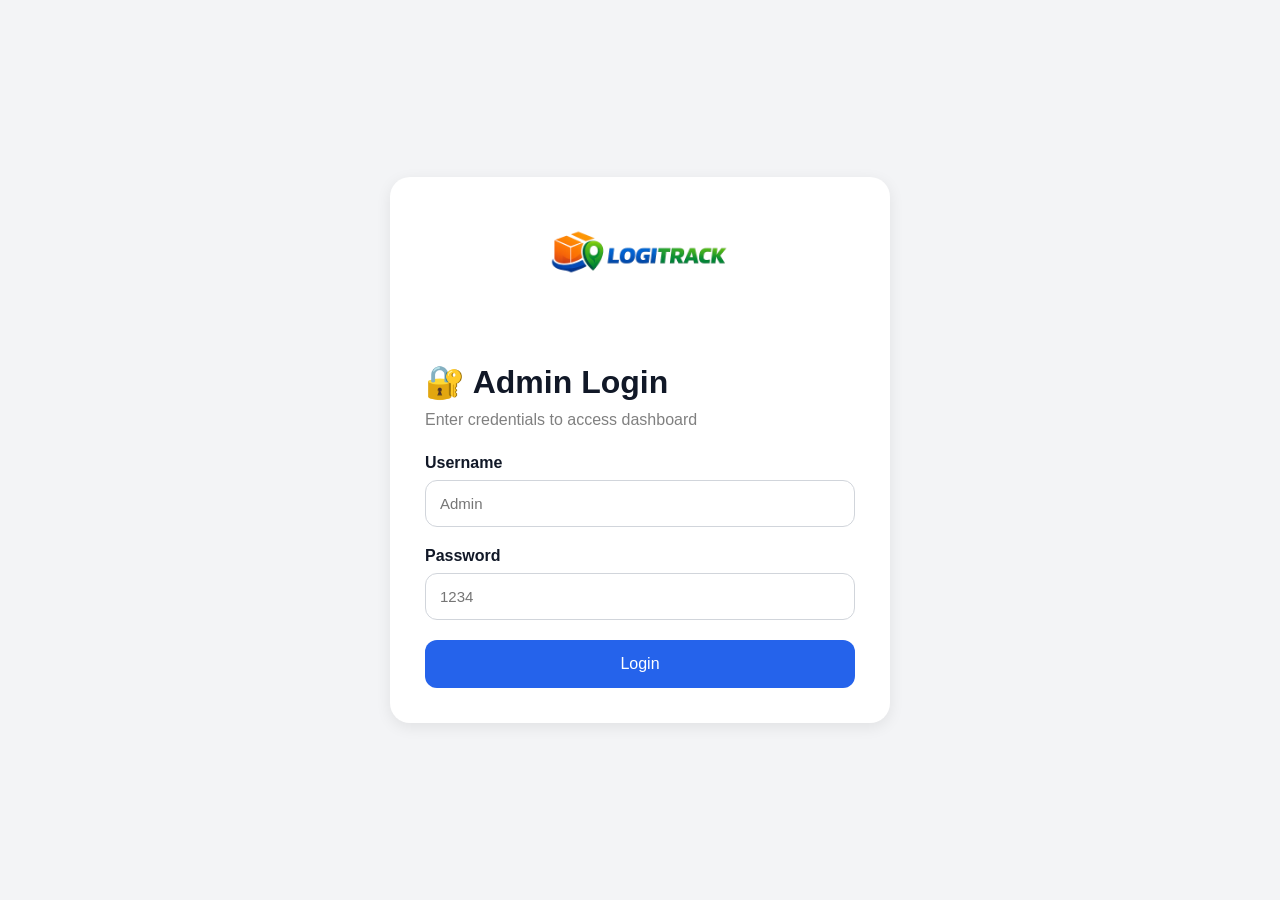
<file: index.html>
<!DOCTYPE html>
<html lang="en">
<head>
    <meta charset="UTF-8">
    <meta name="viewport" content="width=device-width, initial-scale=1.0">
    <title>Admin Login | LogiTrack</title>
    <link rel="stylesheet" href="assets/css/base.css">
    <link rel="stylesheet" href="assets/css/forms.css">
</head>

<body>

<div class="container">

    <div class="form-box">

        <div class="logo-box">
            <img src="assets/images/newlogo.png" alt="LogiTrack logo">
        </div>

        <h1>🔐 Admin Login</h1>
        <p>Enter credentials to access dashboard</p>

        <form id="loginForm">

            <div class="input-group">
                <label>Username</label>
                <input id="username" type="text" placeholder="Admin">
            </div>

            <div class="input-group">
                <label>Password</label>
                <input id="password" type="password" placeholder="1234">
            </div>

            <button type="submit" class="btn">Login</button>

        </form>

        <div id="toast" class="toast"></div>

        <div id="loginFeedback" class="feedback hidden">
            <div id="feedbackIcon"></div>
            <p id="feedbackText"></p>
        </div>
    </div>

</div>

<script type="module" src="assets/js/app.js"></script>

</body>
</html>
</file>
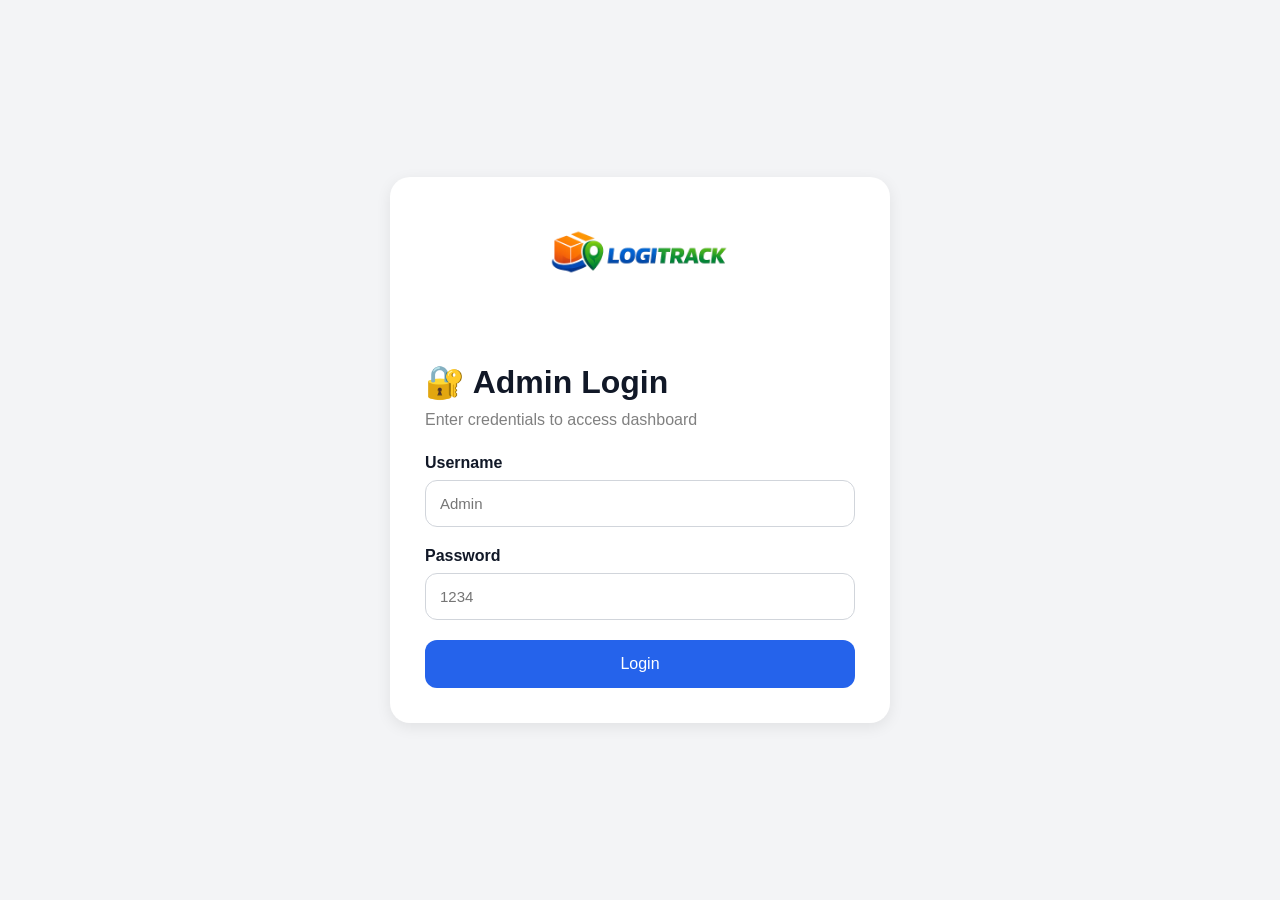
<file: 01-login.html>
<!DOCTYPE html>
<html lang="en">
<head>
    <meta charset="UTF-8">
    <meta name="viewport" content="width=device-width, initial-scale=1.0">
    <title>Admin Login | LogiTrack</title>
    <link rel="stylesheet" href="assets/css/base.css">
    <link rel="stylesheet" href="assets/css/forms.css">
</head>

<body>

<div class="container">

    <div class="form-box">

        <div class="logo-box">
            <img src="assets/images/newlogo.png" alt="LogiTrack logo">
        </div>

        <h1>🔐 Admin Login</h1>
        <p>Enter credentials to access dashboard</p>

        <form id="loginForm">

            <div class="input-group">
                <label>Username</label>
                <input id="username" type="text" placeholder="Admin">
            </div>

            <div class="input-group">
                <label>Password</label>
                <input id="password" type="password" placeholder="1234">
            </div>

            <button type="submit" class="btn">Login</button>

        </form>

        <div id="toast" class="toast"></div>

        <div id="loginFeedback" class="feedback hidden">
            <div id="feedbackIcon"></div>
            <p id="feedbackText"></p>
        </div>
    </div>

</div>

<script type="module" src="assets/js/app.js"></script>

</body>
</html>
</file>
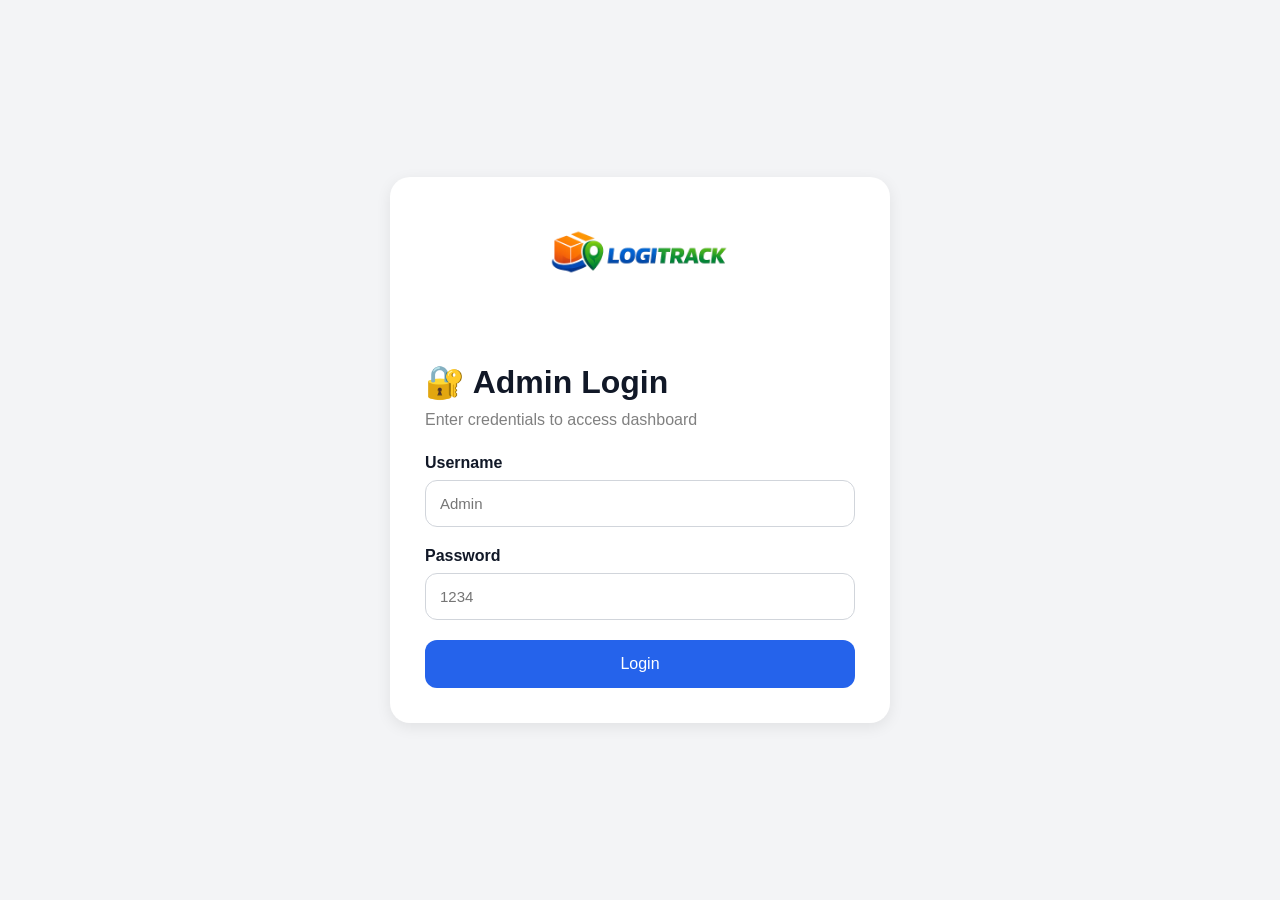
<file: 02-dashboard.html>
<!DOCTYPE html>
<html lang="en">
<head>
    <meta charset="UTF-8">
    <meta name="viewport" content="width=device-width, initial-scale=1.0">
    <title>Dashboard | LogiTrack</title>

    <link rel="stylesheet" href="assets/css/base.css">
    <link rel="stylesheet" href="assets/css/dashboard.css">

    <link rel="stylesheet"
    href="https://cdnjs.cloudflare.com/ajax/libs/font-awesome/6.5.2/css/all.min.css">
    <link href="https://fonts.googleapis.com/css2?family=Poppins:wght@300;400;500;600;700&display=swap" rel="stylesheet">
</head>

<body>

<!-- SIDEBAR -->
<div class="sidebar">

    <div class="logo-box">
            <img src="assets/images/newlogo.png" alt="LogiTrack Logo">
            <h2></h2>
        <p>Package System</p>
    </div>


    <ul class="nav-links">

        <li class="active">
            <a href="02-dashboard.html">
                <i class="fas fa-house"></i>
                Dashboard
            </a>
        </li>

        <li>
            <a href="03-add-package.html">
                <i class="fas fa-plus"></i>
                Add Package
            </a>
        </li>

        <li>
            <a href="04-search-package.html">
                <i class="fas fa-search"></i>
                Search Package
            </a>
        </li>

        <li>
            <a href="05-update-status.html">
                <i class="fas fa-pen"></i>
                Update Status
            </a>
        </li>

        <li>
            <a href="#" onclick="showAllPackages()">
                <i class="fas fa-box"></i>
                All Packages
            </a>
        </li>

        <li>
            <a href="07-history.html">
                <i class="fas fa-clock"></i>
                Tracking History
            </a>
        </li>

        <li>
            <a href="08-delete-packages.html">
                <i class="fas fa-trash"></i>
                Delete Package
            </a>
        </li>

        <li>
             <a href="#" onclick="logout()">
                <i class="fas fa-right-from-bracket"></i>
                Logout
            </a>
        </li>

    </ul>

</div>

<!-- MAIN -->
<div class="main-content">

    <!-- TOP BAR -->
    <div class="top-bar">

        <div class="admin-banner">


    <div class="banner-content">

        <h2>LogiTrack Admin Panel</h2>

        <p class="banner-text">
            Manage package records, track deliveries,
            and monitor logistics operations efficiently.
        </p>

    </div>

</div>
    </div>
    <!-- STATS CARDS -->
    <div class="cards">

        <div class="card" onclick="filterPackages('all')">
            <i class="fas fa-box"></i>
            <h3>Total Packages</h3>
            <p id="totalCount">0</p>
        </div>

        <div class="card" onclick="filterPackages('In Transit')">
            <i class="fas fa-truck"></i>
            <h3>In Transit</h3>
            <p id="transitCount">0</p>
        </div>

        <div class="card" onclick="filterPackages('Delivered')">
            <i class="fas fa-check-circle"></i>
            <h3>Delivered</h3>
            <p id="deliveredCount">0</p>        
        </div>

        <div class="card" onclick="filterPackages('Pending')">
            <i class="fas fa-clock"></i>
            <h3>Pending</h3>
            <p id="pendingCount">0</p>
        </div>

    </div>

    <!-- RECENT -->
    <div class="recent-section">

        
         <h2>Recent Updates</h2>

         <ul id="recentUpdatesList"></ul>

    </div>

     <!-- RECENT ACTIVITY -->
    <div class="activity-log">
        <button id="clearActivityBtn" class="clear-btn">
            Clear Activity
        </button>

        <h2>Recent Activity</h2>

        <div class="activity-box">
            <ul id="logList"></ul>
    </div>
    
</div>
</div>

<script type="module" src="assets/js/app.js"></script>
</body>
</html>
</file>
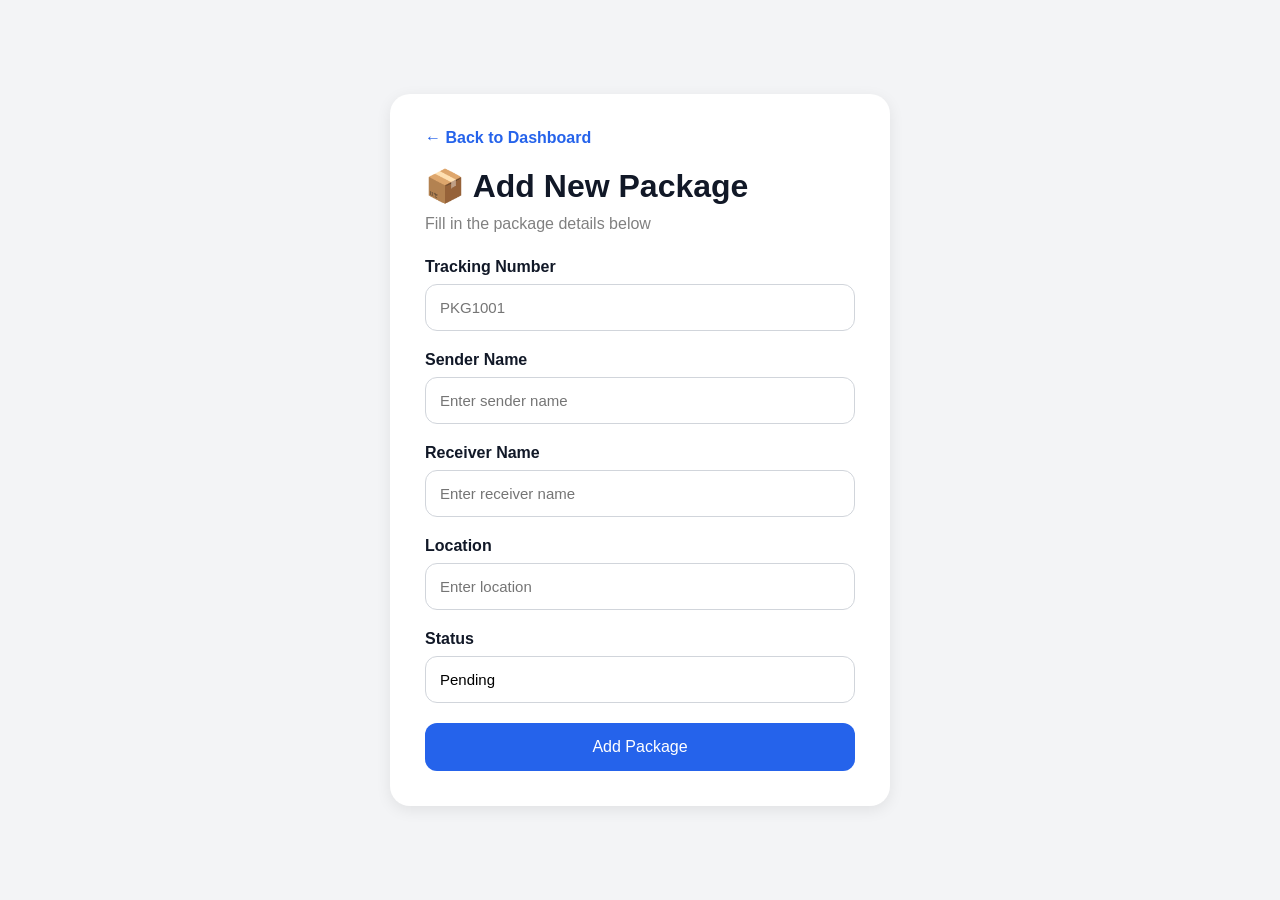
<file: 03-add-package.html>
<!DOCTYPE html>
<html lang="en">
<head>
    <meta charset="UTF-8">
    <meta name="viewport" content="width=device-width, initial-scale=1.0">
    <title>Add Package</title>

    <link rel="stylesheet" href="assets/css/base.css">
    <link rel="stylesheet" href="assets/css/forms.css">
    <link rel="stylesheet"
    href="https://cdnjs.cloudflare.com/ajax/libs/font-awesome/6.5.2/css/all.min.css">
</head>

<body>

<div class="container">

    <div class="form-box">

        <a href="02-dashboard.html" class="back-btn">
            ← Back to Dashboard
        </a>

        <h1>📦 Add New Package</h1>
        <p>Fill in the package details below</p>

        <form id="addPackageForm">

            <div class="input-group">
                <label>Tracking Number</label>
                <input id="trackingNumber" type="text" placeholder="PKG1001" required>
            </div>

            <div class="input-group">
                <label>Sender Name</label>
                <input id="senderName" type="text" placeholder="Enter sender name" required>
            </div>

            <div class="input-group">
                <label>Receiver Name</label>
                <input id="receiverName" type="text" placeholder="Enter receiver name" required>
            </div>

            <div class="input-group">
                <label>Location</label>
                <input id="location" type="text" placeholder="Enter location" required>
            </div>

            <div class="input-group">
                <label>Status</label>

                <select id="status" required>
                    <option value="Pending">Pending</option>
                    <option value="In Transit">In Transit</option>
                    <option value="Delivered">Delivered</option>
                </select>

            </div>

            <button type="submit" class="btn">
                Add Package
            </button>

        </form>

    </div>
    <div id="toast" class="toast"></div>
</div>
<script type="module" src="assets/js/app.js"></script>

</body>
</html>
</file>
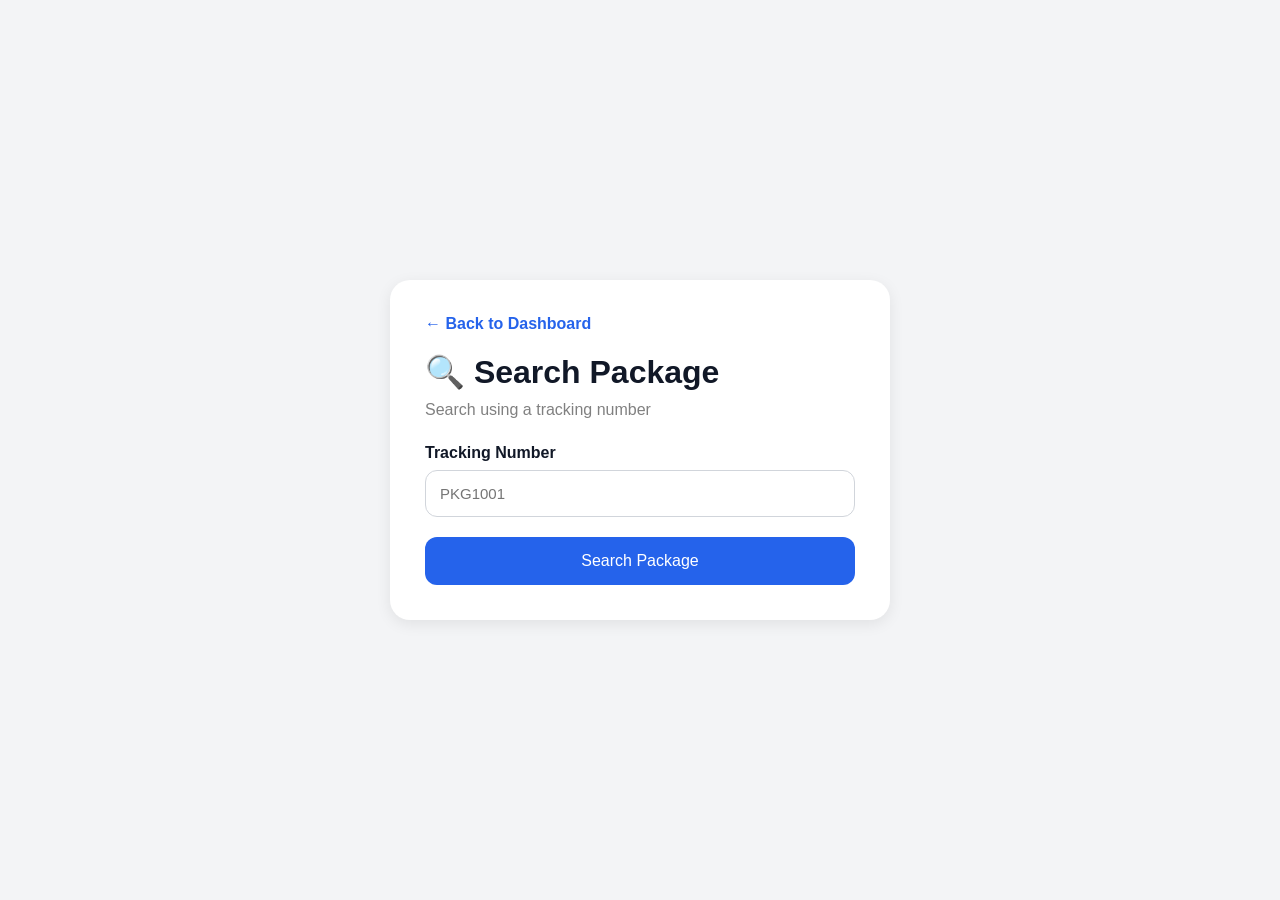
<file: 04-search-package.html>
<!DOCTYPE html>
<html lang="en">
<head>
    <meta charset="UTF-8">
    <meta name="viewport" content="width=device-width, initial-scale=1.0">
    <title>Search Package</title>
    <link rel="stylesheet" href="assets/css/base.css">
    <link rel="stylesheet" href="assets/css/forms.css">
</head>
<body>

<div class="container">

    <div class="form-box">
        <a href="02-dashboard.html" class="back-btn">
            ← Back to Dashboard
        </a>

        <h1>🔍 Search Package</h1>
        <p>Search using a tracking number</p>

        <div class="input-group">
            <label>Tracking Number</label>
            <input id="searchTrackingNumber"
                type="text" 
                placeholder="PKG1001">
        </div>

        <button id="searchBtn" class="btn">
              Search Package
        </button>   

        <div id="searchResult"></div>
    </div>

</div>
<div id="toast" class="toast"></div>
<script type="module" src="assets/js/app.js"></script>
</body>
</html>
</file>
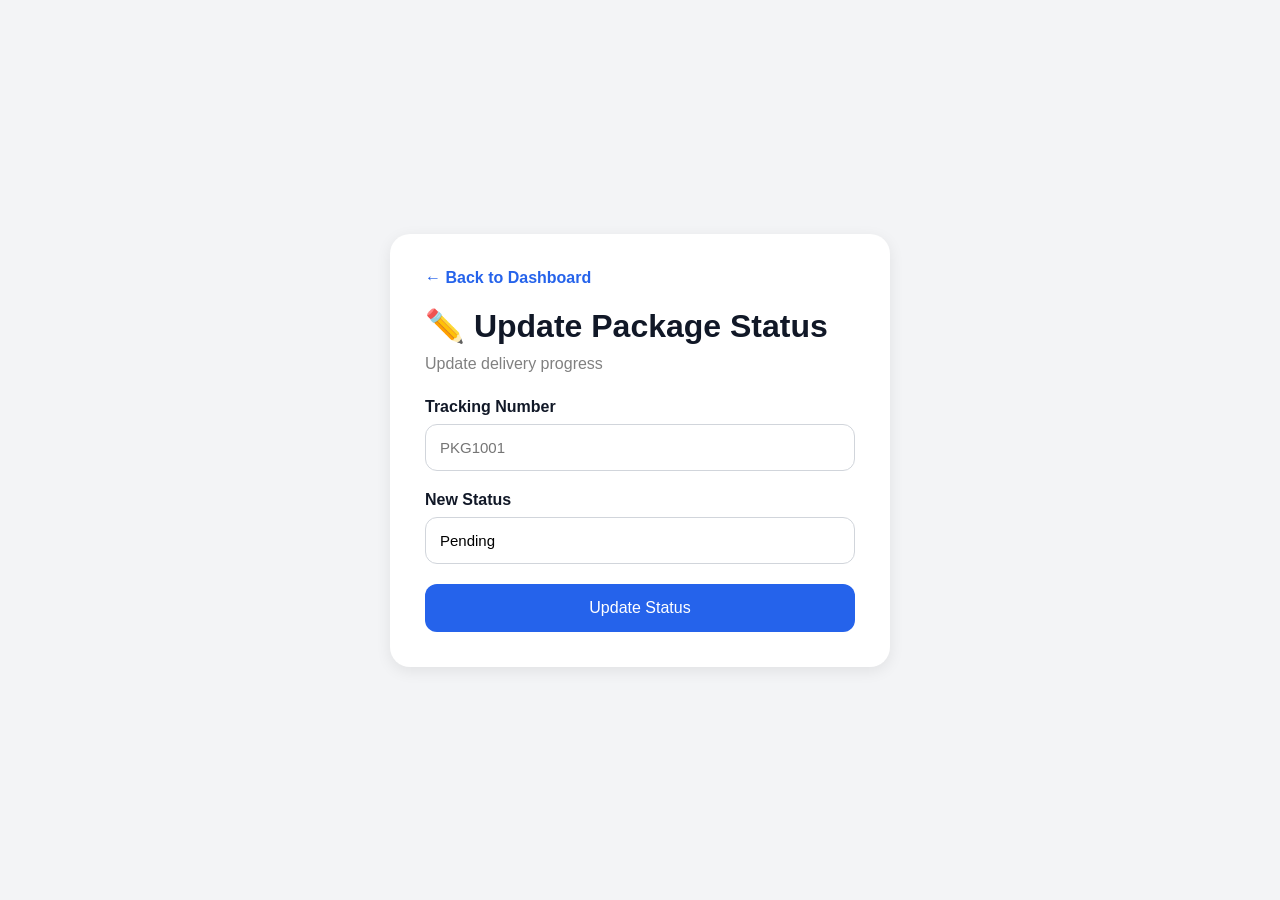
<file: 05-update-status.html>
<!DOCTYPE html>
<html lang="en">
<head>
    <meta charset="UTF-8">
    <meta name="viewport" content="width=device-width, initial-scale=1, maximum-scale=1">
    <title>Update Status</title>
    <link rel="stylesheet" href="assets/css/base.css">
    <link rel="stylesheet" href="assets/css/forms.css">
</head>
<body>

<div class="container">

    <div class="form-box">

        <a href="02-dashboard.html" class="back-btn">
            ← Back to Dashboard
         </a>

        <h1>✏️ Update Package Status</h1>
        <p>Update delivery progress</p>

        <div class="input-group">
            <label>Tracking Number</label>

            <input 
            id="updateTrackingNumber"
            type="text"
            placeholder="PKG1001">
        </div>

        <div class="input-group">
            <label>New Status</label>

            <select id="newStatus">
                <option>Pending</option>
                <option>In Transit</option>
                <option>Delivered</option>

            </select>
        </div>

        <button id="updateBtn" class="btn">
             Update Status
        </button>

    </div>

</div>
<div id="toast" class="toast"></div>
<script type="module" src="assets/js/app.js"></script>
</body>
</html>
</file>
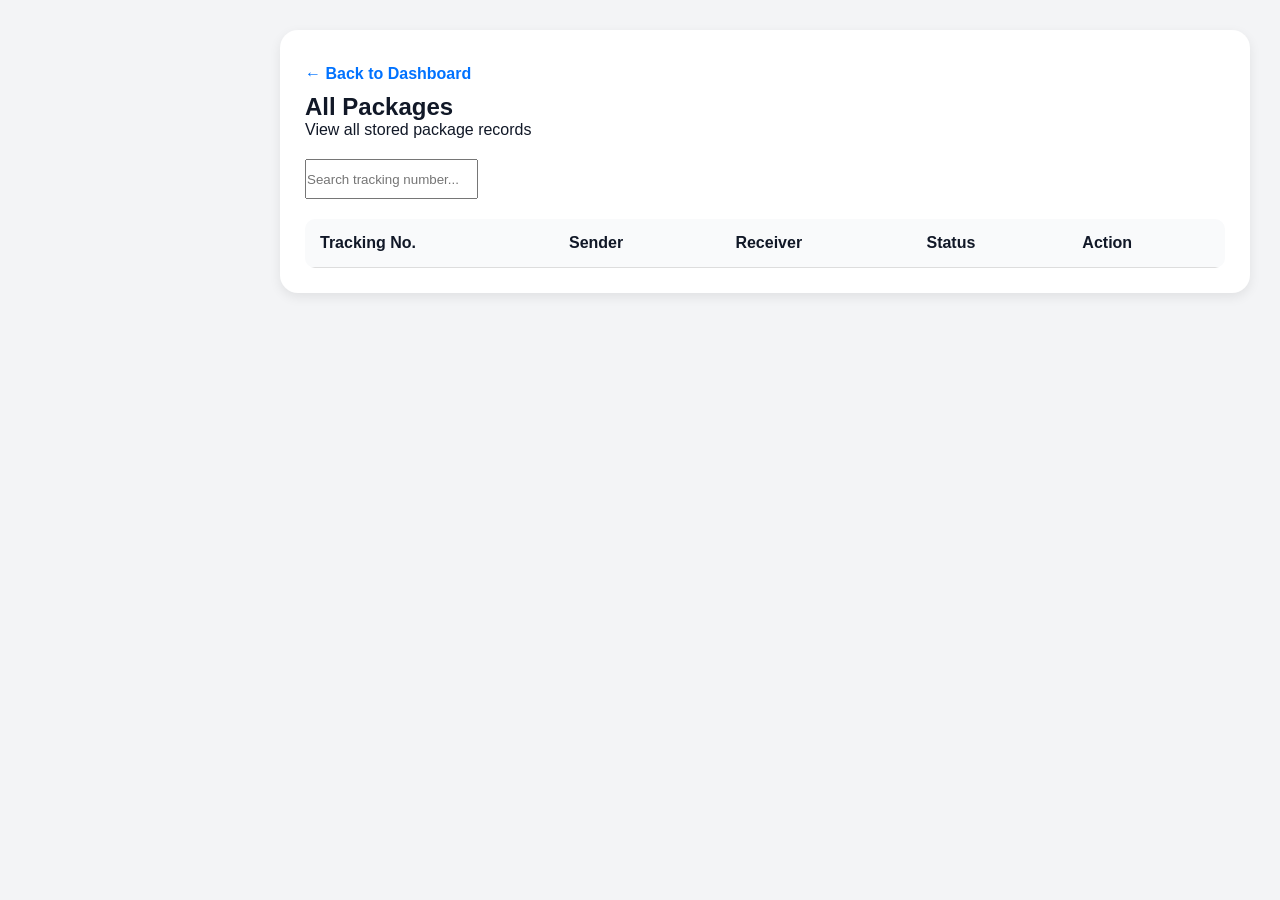
<file: 06-all-packages.html>
<!DOCTYPE html>
<html lang="en">
<head>
    <meta charset="UTF-8">
    <meta name="viewport" content="width=device-width, initial-scale=1.0">
    <title>All Packages</title>
    <link rel="stylesheet" href="assets/css/base.css">
    <link rel="stylesheet" href="assets/css/dashboard.css">
</head>
<body>

<div class="main-content">

    <div class="recent-section">
         <a href="02-dashboard.html" class="back-btn">
            ← Back to Dashboard
        </a>

        <div class="section-title">
            <h2 id="filterTitle">All Packages</h2>
            <p>View all stored package records</p>
        </div>

            <div class="search-bar">
                 <input type="text" id="packageSearchInput" placeholder="Search tracking number...">
             </div>

        <div class="table-wrapper">

            <table class="packages-table">

                <thead>
                    <tr>
                        <th>Tracking No.</th>
                        <th>Sender</th>
                        <th>Receiver</th>
                        <th>Status</th>
                        <th>Action</th>
                    </tr>
                </thead>

                <tbody id="tableBody">
                    <tr>
                        <td colspan="5" class="empty-message">
                            No package records available.
                        </td>
                    </tr>
                </tbody>

            </table>

        </div>

    </div>

</div>


<div id="toast" class="toast"></div>
<script type="module" src="assets/js/app.js"></script>
</body>
</html>
</file>
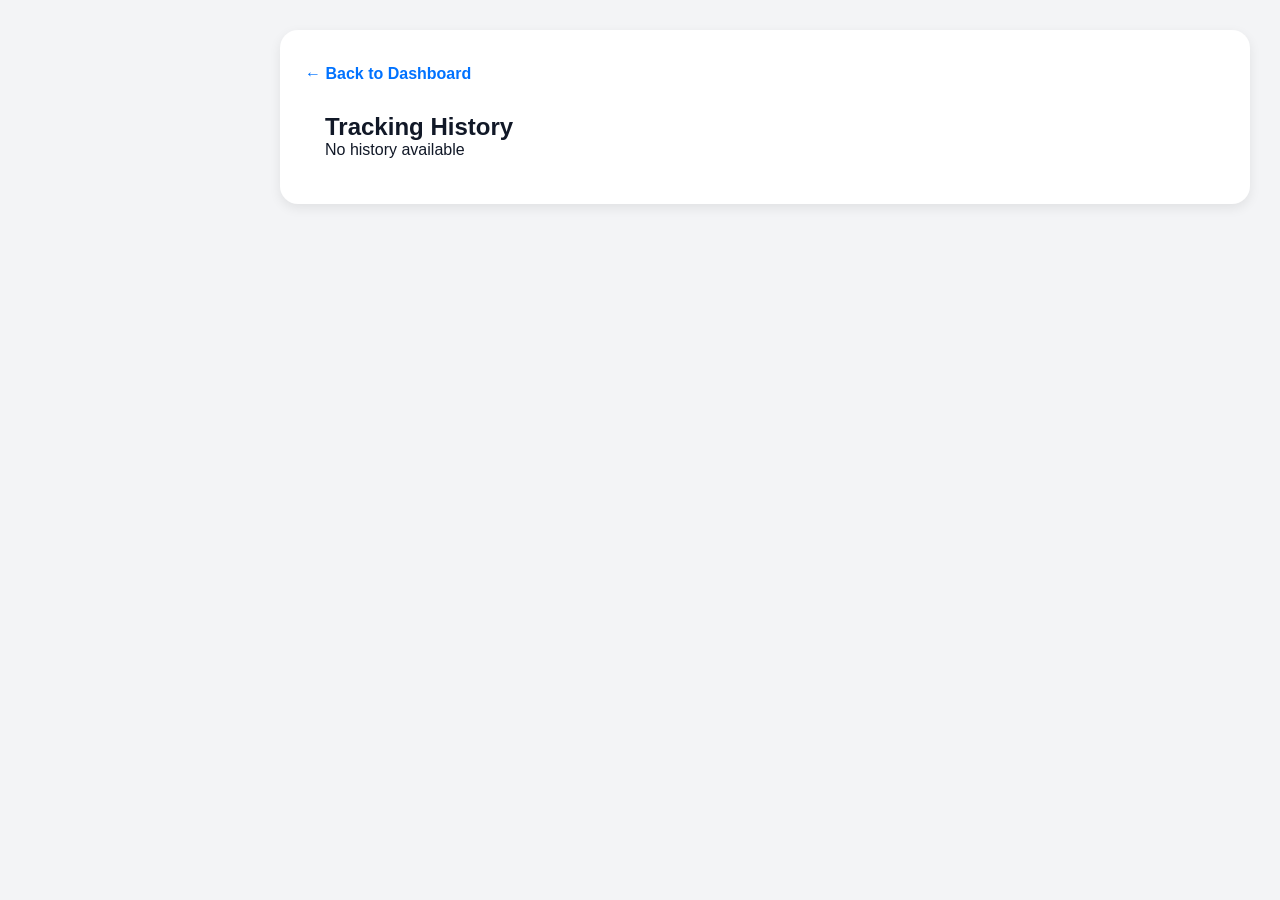
<file: 07-history.html>
<!DOCTYPE html>
<html lang="en">
<head>
    <meta charset="UTF-8">
    <meta name="viewport" content="width=device-width, initial-scale=1.0">
    <title>Tracking History</title>

    <link rel="stylesheet" href="assets/css/base.css">
    <link rel="stylesheet" href="assets/css/dashboard.css">
</head>

<body>

<div class="main-content">

    <div class="recent-section">

        <a href="02-dashboard.html" class="back-btn">
            ← Back to Dashboard
        </a>

        <!-- TRACKING HISTORY -->
        <div class="history-section">

            <h2>Tracking History</h2>

            <div id="historyContainer"></div>

        </div>

    </div>

</div>

<div id="toast" class="toast"></div>

<script type="module" src="assets/js/app.js"></script>
</body>
</html>
</file>
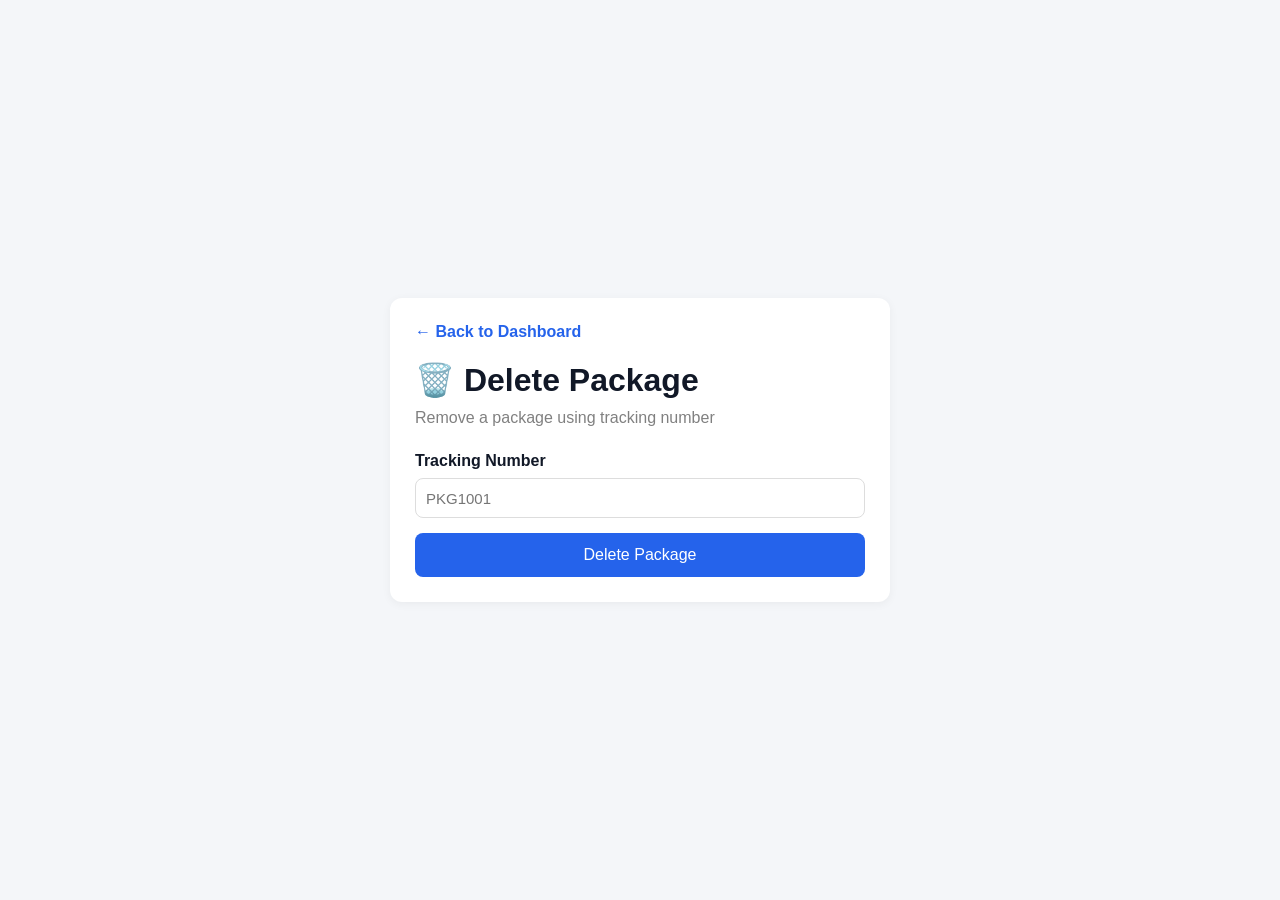
<file: 08-delete-packages.html>
<!DOCTYPE html>
<html lang="en">
<head>
    <meta charset="UTF-8">
    <meta name="viewport" content="width=device-width, initial-scale=1.0">
    <title>Delete Package</title>

    <link rel="stylesheet" href="assets/css/forms.css">
    <link rel="stylesheet" href="assets/css/base.css">
</head>
<body>

<div class="container">

    <div class="form-box">

        <a href="02-dashboard.html" class="back-btn">
            ← Back to Dashboard
        </a>

        <h1>🗑️ Delete Package</h1>
        <p>Remove a package using tracking number</p>

        <div class="input-group">
            <label>Tracking Number</label>

            <input
                id="deleteTrackingNumber"
                type="text"
                placeholder="PKG1001">
        </div>

        <button id="deleteBtn" class="btn">
            Delete Package
        </button>

    </div>

</div>

<div id="deleteModal" class="modal-overlay">

    <div class="modal-box">

        <h2>Delete Package</h2>

        <p id="deleteModalText">
            Are you sure you want to delete this package?
        </p>

        <div class="modal-actions">
            <button id="cancelDeleteBtn" class="btn-secondary">
                Cancel
            </button>

            <button id="confirmDeleteBtn" class="btn-danger">
                Delete
            </button>
        </div>

    </div>

</div>
<div id="toast" class="toast"></div>
<script type="module" src="assets/js/app.js"></script>
</body>
</html>
</file>
<file: assets/css/base.css>
* {
    margin: 0;
    padding: 0;
    box-sizing: border-box;
    font-family: Arial, sans-serif;
}

body {
    background: #f4f6f9;
    color: #111827;
}

.sidebar {
    width: 250px;
    height: 100vh;
    position: fixed;
    background: #111827;
    color: white;
    padding: 20px;
}

.sidebar .logo {
    margin-bottom: 30px;
}

.sidebar ul {
    list-style: none;
}

.sidebar ul li {
    margin: 15px 0;
}

.sidebar ul li a {
    color: #cbd5e1;
    text-decoration: none;
    display: flex;
    gap: 10px;
    padding: 10px;
    border-radius: 8px;
}

.sidebar ul li a:hover,
.sidebar ul li.active a {
    background: #1f2937;
    color: white;
}

.main-content {
    margin-left: 250px;
    padding: 20px;
}

.cards {
    display: grid;
    grid-template-columns: repeat(auto-fit, minmax(200px, 1fr));
    gap: 15px;
    margin-top: 20px;
}

.card {
    background: white;
    padding: 20px;
    border-radius: 12px;
    box-shadow: 0 2px 10px rgba(0,0,0,0.05);
    text-align: center;
}

.card h3 {
    font-size: 14px;
    color: #6b7280;
}

.card p {
    font-size: 22px;
    font-weight: bold;
}

table {
    width: 100%;
    margin-top: 20px;
    border-collapse: collapse;
    background: white;
    border-radius: 10px;
    overflow: hidden;
}

th, td {
    padding: 12px;
    border-bottom: 1px solid #e5e7eb;
    text-align: left;
}

th {
    background: #f9fafb;
}

.form-box {
    max-width: 500px;
    margin: 50px auto;
    background: white;
    padding: 25px;
    border-radius: 12px;
    box-shadow: 0 2px 10px rgba(0,0,0,0.05);
}

.input-group {
    margin-bottom: 15px;
}

.input-group input,
.input-group select {
    width: 100%;
    padding: 10px;
    border: 1px solid #ddd;
    border-radius: 8px;
}

.btn {
    width: 100%;
    padding: 12px;
    background: #2563eb;
    color: white;
    border: none;
    border-radius: 8px;
    cursor: pointer;
}

.btn:hover {
    background: #1d4ed8;
}

@media (max-width: 768px) {

    .sidebar {
        width: 100%;
        height: auto;
        position: relative;
    }

    .main-content {
        margin-left: 0;
    }

    .cards {
        grid-template-columns: 1fr;
    }
}

.logo-box {
  text-align: center;
  margin-bottom: 60px;
}

.logo-box img {
  width: 180px;
  height: auto;
}

.banner-logo {
    width: 80px;
    height: auto;
    margin-right: 20px;
}

.admin-banner {
    display: flex;
    align-items: center;
    background: linear-gradient(135deg, #1c3bf0, #26ee33);
    color: rgb(244, 244, 244);
    padding: 20px;
    border-radius: 60px;
    margin-bottom: 20px;
}

.admin-banner .banner-text {
    color: #000000;
}

* {
    margin: 0;
    padding: 0;
    box-sizing: border-box;
    font-family: 'Poppins', sans-serif;
}

#logList li {
    display: flex;
    justify-content: space-between;
    align-items: center;

    padding: 10px;
    margin-bottom: 8px;

    background: white;
    border-left: 4px solid #0072ff;
    border-radius: 6px;

    font-size: 14px;
}

#logList small {
    color: gray;
    font-size: 11px;
}

.status-tag {
    padding: 3px 8px;
    border-radius: 12px;
    color: white;
    font-size: 11px;
    margin-left: 10px;
}

.status-pending {
    background: #f1c40f;
}

.status-transit {
    background: #3498db;
}

.status-delivered {
    background: #2ecc71;
}

button {
    padding: 5px 10px;
    border: none;
    cursor: pointer;
    border-radius: 5px;
    background: #007bff;
    color: white;
}

button:hover {
    background: #0056b3;
}

button:active {
    transform: scale(0.95);
}

.toast {
    position: fixed;
    top: 20px;
    right: 20px;

    padding: 10px 14px;
    font-size: 13px;
    border-radius: 8px;

    max-width: 260px;

    box-shadow: 0 4px 10px rgba(0,0,0,0.15);

    opacity: 0;

    transform: translateY(-10px);

    transition: all 0.25s ease;

    z-index: 9999;
}

/* show animation */
.toast.show {
    opacity: 1;
    transform: translateY(0);
}

/* colors */
.toast.success {
    background: #16a34a;
    color: white;
}

.toast.error {
    background: #dc2626;
    color: white;
}

@media (max-width: 768px) {

    .toast {
        top: 16px !important;
        left: 50% !important;
        right: auto !important;

        max-width: 85%;
        width: auto;

        font-size: 12px;
        padding: 8px 12px;

        border-radius: 10px;

        text-align: center;

        transform: translateX(-50%) translateY(-10px) !important;
    }

    .toast.show {
        transform: translateX(-50%) translateY(0) !important;
    }
}
.main-content {
    position: relative;
    z-index: 1;
}

.sidebar {
    position: fixed;
    z-index: 10;
}

.admin-banner {
    width: 100%;
    box-sizing: border-box;
}

input, select, textarea {
    position: relative;
    z-index: 2;
}

.package-card {
    background: #fff;
    color: #111;
    border: 1px solid #eee;
    transition: 0.2s ease;
}

.package-card:hover {
    transform: translateY(-2px);
    box-shadow: 0 6px 18px rgba(0,0,0,0.12);
}

.package-card h3 {
    color: #000 !important;
}

.package-card p,
.package-card span {
    color: #222 !important;
}

.modal-overlay {
    position: fixed;
    inset: 0;

    background: rgba(0,0,0,0.45);

    display: none;
    justify-content: center;
    align-items: center;

    z-index: 9999;
}

.modal-overlay.show {
    display: flex;
}

.modal-box {
    background: white;

    width: 400px;
    max-width: 90%;

    padding: 25px;
    border-radius: 16px;

    text-align: center;

    box-shadow: 0 10px 30px rgba(0,0,0,.25);

    animation: modalPop .25s ease;
}

.modal-box h2 {
    margin-bottom: 12px;
    color: #111827;
}

.modal-box p {
    color: #4b5563;
    margin-bottom: 20px;
}

.modal-actions {
    display: flex;
    justify-content: center;
    gap: 12px;
}

.btn-secondary {
    padding: 10px 18px;
    border: none;
    border-radius: 8px;
    cursor: pointer;

    background: #e5e7eb;
}

.btn-danger {
    padding: 10px 18px;
    border: none;
    border-radius: 8px;
    cursor: pointer;

    background: #dc2626;
    color: rgb(103, 99, 99);
}

@keyframes modalPop {
    from {
        transform: scale(.9);
        opacity: 0;
    }
    to {
        transform: scale(1);
        opacity: 1;
    }
}

/* =========================
   MOBILE RESPONSIVE BASE
========================= */

@media (max-width: 768px) {

    body {
        padding: 10px;
    }

    /* Containers */
    .container,
    .dashboard,
    .main-content {
        width: 100%;
        padding: 10px;
    }

    /* Cards */
    .history-card,
    .package-card {
        width: 100%;
        font-size: 14px;
    }

    /* Inputs */
    input,
    select,
    button {
        width: 100%;
        font-size: 14px;
    }

    /* Buttons spacing */
    button {
        margin-top: 8px;
    }

    /* Dashboard stats grid */
    .stats-grid {
        grid-template-columns: 1fr;
        gap: 10px;
    }

    /* Recent lists */
    #logList li,
    #recentUpdatesList li {
        font-size: 13px;
        padding: 8px;
    }

    /* Modal */
    .modal-box {
        width: 90%;
        padding: 15px;
    }

    /* Toast */
    .toast {
        top: 10px;
        right: 10px;
        left: 10px;
        max-width: 100%;
        font-size: 12px;
        text-align: center;
    }
}

@media (max-width: 768px) {

    .dashboard-layout {
        flex-direction: column;
    }

    .sidebar {
        width: 100%;
    }

    .content {
        width: 100%;
    }
}

button {
    min-height: 44px; /* Apple/Android touch standard */
    border-radius: 8px;
}

input {
    min-height: 40px;
}

.table-wrapper {
    overflow-x: auto;
}
</file>
<file: assets/css/forms.css>
*{
    margin:0;
    padding:0;
    box-sizing:border-box;
    font-family:Arial, sans-serif;
}

body{
    background:#f3f4f6;
    display:flex;
    justify-content:center;
    align-items:center;
    min-height:100vh;
}

.container{
    width:100%;
    display:flex;
    justify-content:center;
    padding:20px;
}

.form-box{
    background:white;
    width:100%;
    max-width:500px;
    padding:35px;
    border-radius:20px;
    box-shadow:0 4px 15px rgba(0,0,0,0.08);
}

.form-box h1{
    margin-bottom:10px;
}

.form-box p{
    color:gray;
    margin-bottom:25px;
}

.input-group{
    margin-bottom:20px;
}

.input-group label{
    display:block;
    margin-bottom:8px;
    font-weight:bold;
}

.input-group input,
.input-group select {
    width: 100%;
    padding: 14px;
    border: 1px solid #d1d5db;
    border-radius: 12px;
    outline: none;
    font-size: 15px;

    appearance: none; /* IMPORTANT */
    background: white;
}

.input-group input:focus,
.input-group select:focus{
    border-color:#2563eb;
}

.btn{
    width:100%;
    padding:15px;
    background:#2563eb;
    color:white;
    border:none;
    border-radius:12px;
    font-size:16px;
    cursor:pointer;
    transition:0.3s;
}

.btn:hover{
    background:#1e40af;
}

.form-box{
    animation: fadeIn .3s ease;
}

@keyframes fadeIn{
    from{
        opacity:0;
        transform:translateY(10px);
    }
    to{
        opacity:1;
        transform:translateY(0);
    }
}

.back-btn{
    display:inline-block;
    margin-bottom:20px;
    text-decoration:none;
    color:#2563eb;
    font-weight:bold;
}

.toast {
    display: flex;
    align-items: center;
    justify-content: center;
    gap: 8px;
    font-weight: 500;
}


.toast.show {
    opacity: 1;
    transform: translateX(-50%) translateY(0);
}

.toast.success {
    background: #16a34a;
    color: white;
}

.toast.error {
    background: #dc2626;
    color: white;
}

.feedback {
    position: fixed;
    top: 50%;
    left: 50%;
    transform: translate(-50%, -50%);

    background: white;
    padding: 25px 40px;

    border-radius: 15px;
    text-align: center;

    box-shadow: 0 10px 30px rgba(0,0,0,.15);

    z-index: 9999;
}

.hidden {
    display: none;
}

.feedback-icon {
    font-size: 60px;
    margin-bottom: 10px;
    animation: pop .4s ease;
}

.success {
    color: #16a34a;
}

.error {
    color: #dc2626;
}

@keyframes pop {
    0% {
        transform: scale(0);
    }

    70% {
        transform: scale(1.2);
    }

    100% {
        transform: scale(1);
    }
}

@media (max-width: 768px) {

    .input-group input,
    .input-group select {
        width: 100%;
        font-size: 14px;
        padding: 12px;
    }
}

input, select {
    scroll-margin-top: 80px;
}
</file>
<file: assets/css/dashboard.css>
*{
    margin:0;
    padding:0;
    box-sizing:border-box;
    font-family:Arial, sans-serif;
}

body{
    display:flex;
    background:#f3f4f6;
}


/* SIDEBAR */

.sidebar{
    width:250px;
    height:100vh;
    background:#111827;
    color:white;
    padding:25px;
    position:fixed;
}

.logo{
    margin-bottom:40px;
    text-align:center;
}

.nav-links{
    list-style:none;
}

.nav-links li{
    margin:20px 0;
}

.nav-links li a{
    color:white;
    text-decoration:none;
    display:flex;
    align-items:center;
    gap:10px;
    padding:12px;
    border-radius:12px;
    transition:0.3s;
}

.nav-links li a:hover{
    background:#2563eb;
}


/* MAIN CONTENT */

.main-content{
    margin-left:250px;
    width:100%;
    padding:30px;
}


/* TOP BAR */

.top-bar{
    display:flex;
    justify-content:space-between;
    align-items:center;
    margin-bottom:30px;
}

.top-bar h1{
    font-size:32px;
}

.top-bar p{
    color:gray;
    margin-top:5px;
}

.admin-profile{
    background:#2563eb;
    color:white;
    padding:10px 18px;
    border-radius:30px;
}


/* CARDS */

.cards{
    display:grid;
    grid-template-columns:repeat(auto-fit,minmax(220px,1fr));
    gap:20px;
    margin-bottom:30px;
}

.card{
    background:white;
    padding:25px;
    border-radius:18px;
    box-shadow:0 4px 12px rgba(0,0,0,0.08);
    transition:0.3s;
}

.card:hover{
    transform:translateY(-5px);
}

.card i{
    font-size:28px;
    color:#2563eb;
    margin-bottom:15px;
}

.card h3{
    margin-bottom:10px;
    color:#374151;
}

.card p{
    font-size:30px;
    font-weight:bold;
}


/* RECENT SECTION */

.recent-section{
    background:white;
    padding:25px;
    border-radius:18px;
    box-shadow:0 4px 12px rgba(0,0,0,0.08);
}

.section-title{
    margin-bottom:20px;
}

table{
    width:100%;
    border-collapse:collapse;
}

th, td{
    padding:15px;
    text-align:left;
    border-bottom:1px solid #ddd;
}

th{
    background:#f9fafb;
}

.empty-message{
    text-align:center;
    color:gray;
    padding:30px;
}

/* ACTIVE SIDEBAR ITEM */
.nav-links li.active a{
    background:#2563eb;
}

/* QUICK ACTIONS */
.quick-actions{
    display:grid;
    grid-template-columns:repeat(auto-fit,minmax(150px,1fr));
    gap:15px;
    margin-bottom:30px;
}

.action-card{
    background:white;
    padding:20px;
    border-radius:15px;
    text-align:center;
    text-decoration:none;
    color:#111827;
    box-shadow:0 4px 10px rgba(0,0,0,0.08);
    transition:0.3s;
}

.action-card i{
    font-size:24px;
    color:#2563eb;
    margin-bottom:10px;
    display:block;
}

.action-card:hover{
    transform:translateY(-5px);
}

.activity-log {
    padding: 20px;
}

.activity-log h2 {
    margin-bottom: 10px;
}

/* Card-style container */
.activity-box {
    background: #f5f5f5;
    padding: 15px;
    border-radius: 10px;
    box-shadow: 0 2px 8px rgba(0,0,0,0.1);
}

/* List styling */
#logList {
    list-style: none;
    padding: 0;
    margin: 0;
}

#logList li {
    padding: 10px;
    margin-bottom: 8px;
    background: white;
    border-left: 4px solid #0072ff;
    border-radius: 5px;
    font-size: 14px;
}

.activity-log {
    padding: 20px;
}

.activity-log h2 {
    margin-bottom: 10px;
}

/* Card container */
.activity-box {
    background: #f5f5f5;
    padding: 15px;
    border-radius: 10px;
    box-shadow: 0 2px 8px rgba(0,0,0,0.1);
    min-height: 150px;
}

/* List reset */
#logList {
    list-style: none;
    padding: 0;
    margin: 0;
}

/* Each log item */
#logList li {
    background: white;
    margin-bottom: 8px;
    padding: 10px;
    border-left: 4px solid #0072ff;
    border-radius: 5px;
    font-size: 14px;
}

table tr {
    transition: 0.2s ease;
}

/* Apply blue edge effect to data rows only */
table tr:not(:first-child) td:first-child {
    border-left: 4px solid #0072ff;
    padding-left: 10px;
}

/* Optional hover effect */
table tr:not(:first-child):hover {
    background: #f5f9ff;
}

.history-section {
    padding: 20px;
}

#historyContainer {
    display: flex;
    flex-direction: column;
    gap: 12px;
}

.history-section {
    padding: 20px;
}

#historyContainer {
    display: flex;
    flex-direction: column;
    gap: 12px;
}

/* TRACKING CARD */
.history-card {
    background: #fff;
    border-left: 5px solid #0072ff;
    padding: 15px;
    border-radius: 8px;
    box-shadow: 0 2px 6px rgba(0,0,0,0.1);
    transition: 0.2s ease;
}

.history-card:hover {
    transform: translateY(-2px);
}

/* TEXT */
.history-card h3 {
    margin: 0;
    color: #0072ff;
}

.history-card p {
    margin: 5px 0;
    font-size: 14px;
}

/* BACK BUTTON */
.back-btn {
    display: inline-block;
    margin: 10px 0;
    text-decoration: none;
    color: #0072ff;
    font-weight: bold;
}

.status-badge {
    display: inline-block;
    padding: 4px 10px;
    border-radius: 20px;
    font-size: 12px;
    font-weight: bold;
    color: white;
}

/* Status Colors */
.status-pending {
    background-color: #f1c40f;
}

.status-transit {
    background-color: #3498db;
}

.status-delivered {
    background-color: #2ecc71;
}

.card {
    cursor: pointer;
    transition: 0.3s ease;
}

.card:hover {
    transform: translateY(-5px);
}

.status-badge {
    color: black !important;
    opacity: 1 !important;
    visibility: visible !important;
}

.table-wrapper {
    width: 100%;
    overflow-x: auto;
    -webkit-overflow-scrolling: touch;
}

.packages-table {
    width: 100%;
    min-width: 600px;
    border-collapse: collapse;
}

@media (max-width: 768px) {
    .packages-table {
        font-size: 12px;
    }

    .packages-table th,
    .packages-table td {
        padding: 8px;
        white-space: nowrap;
    }
}
</file>
